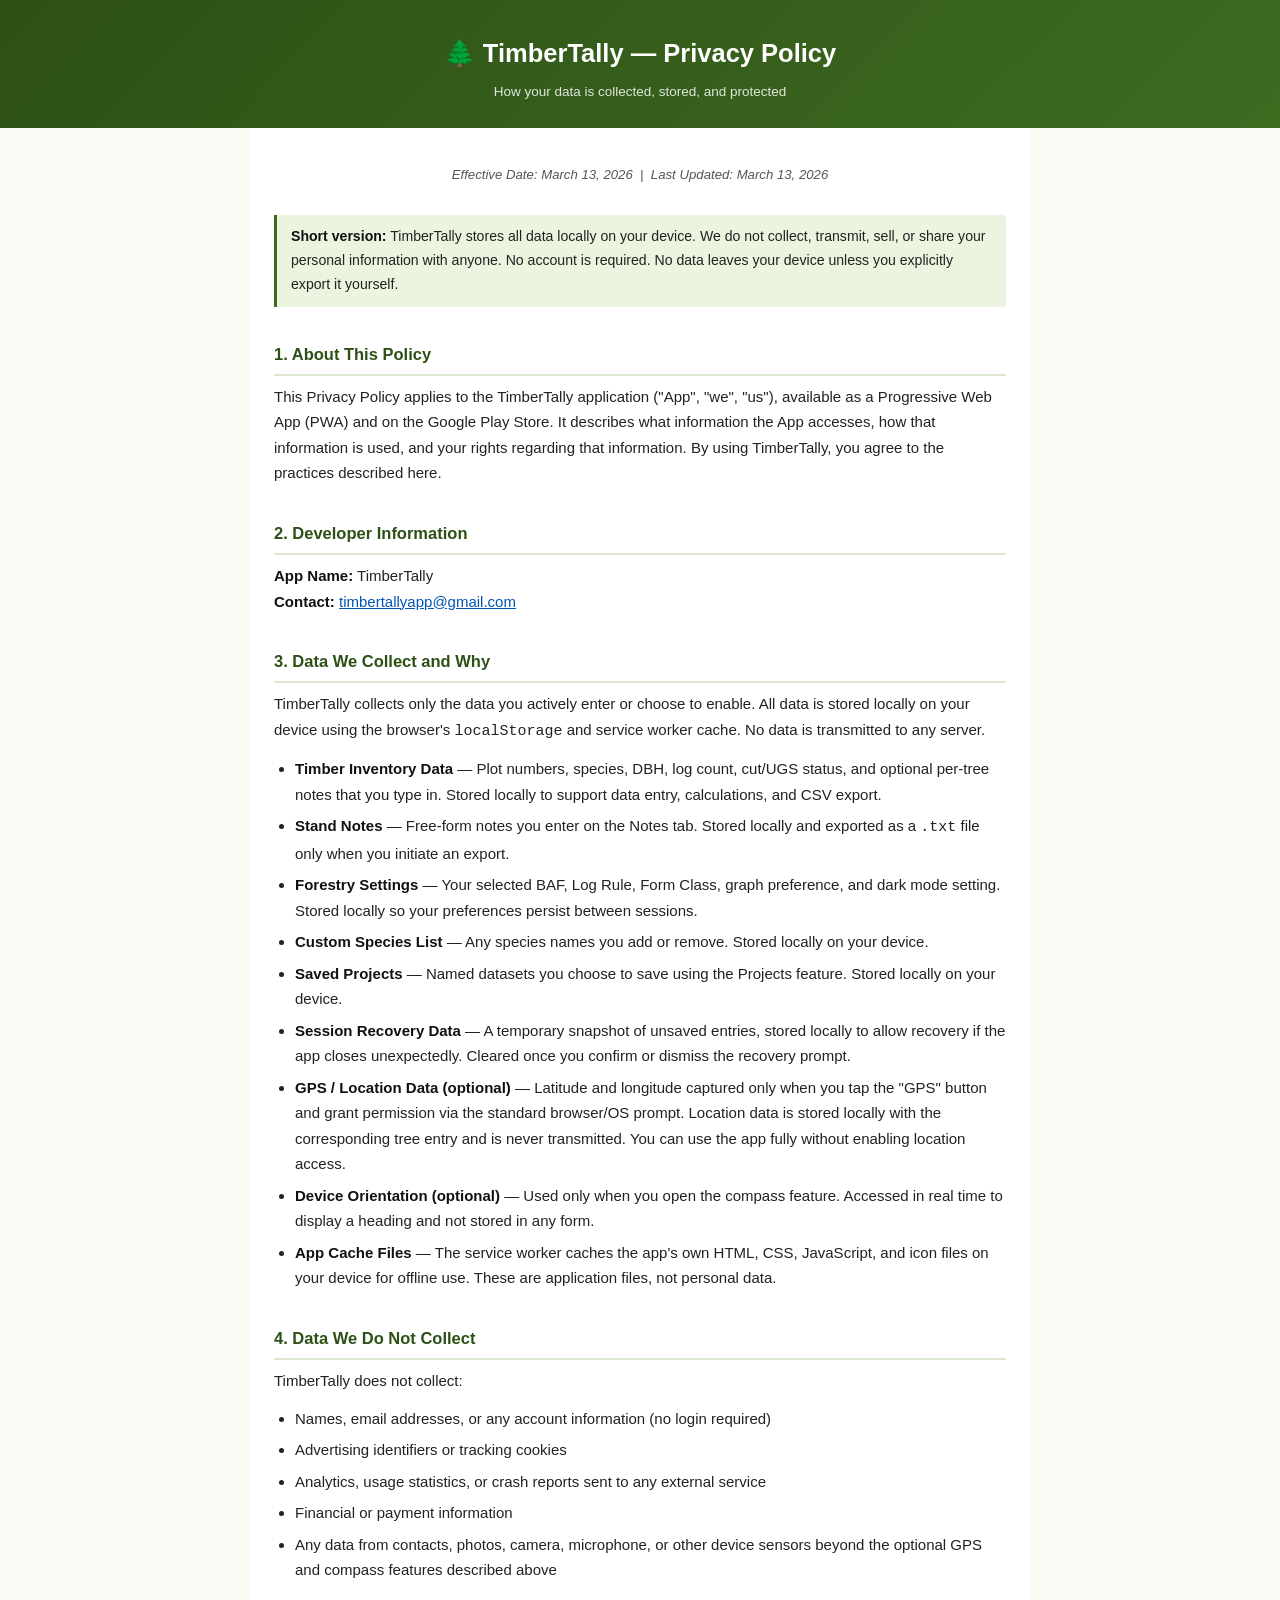
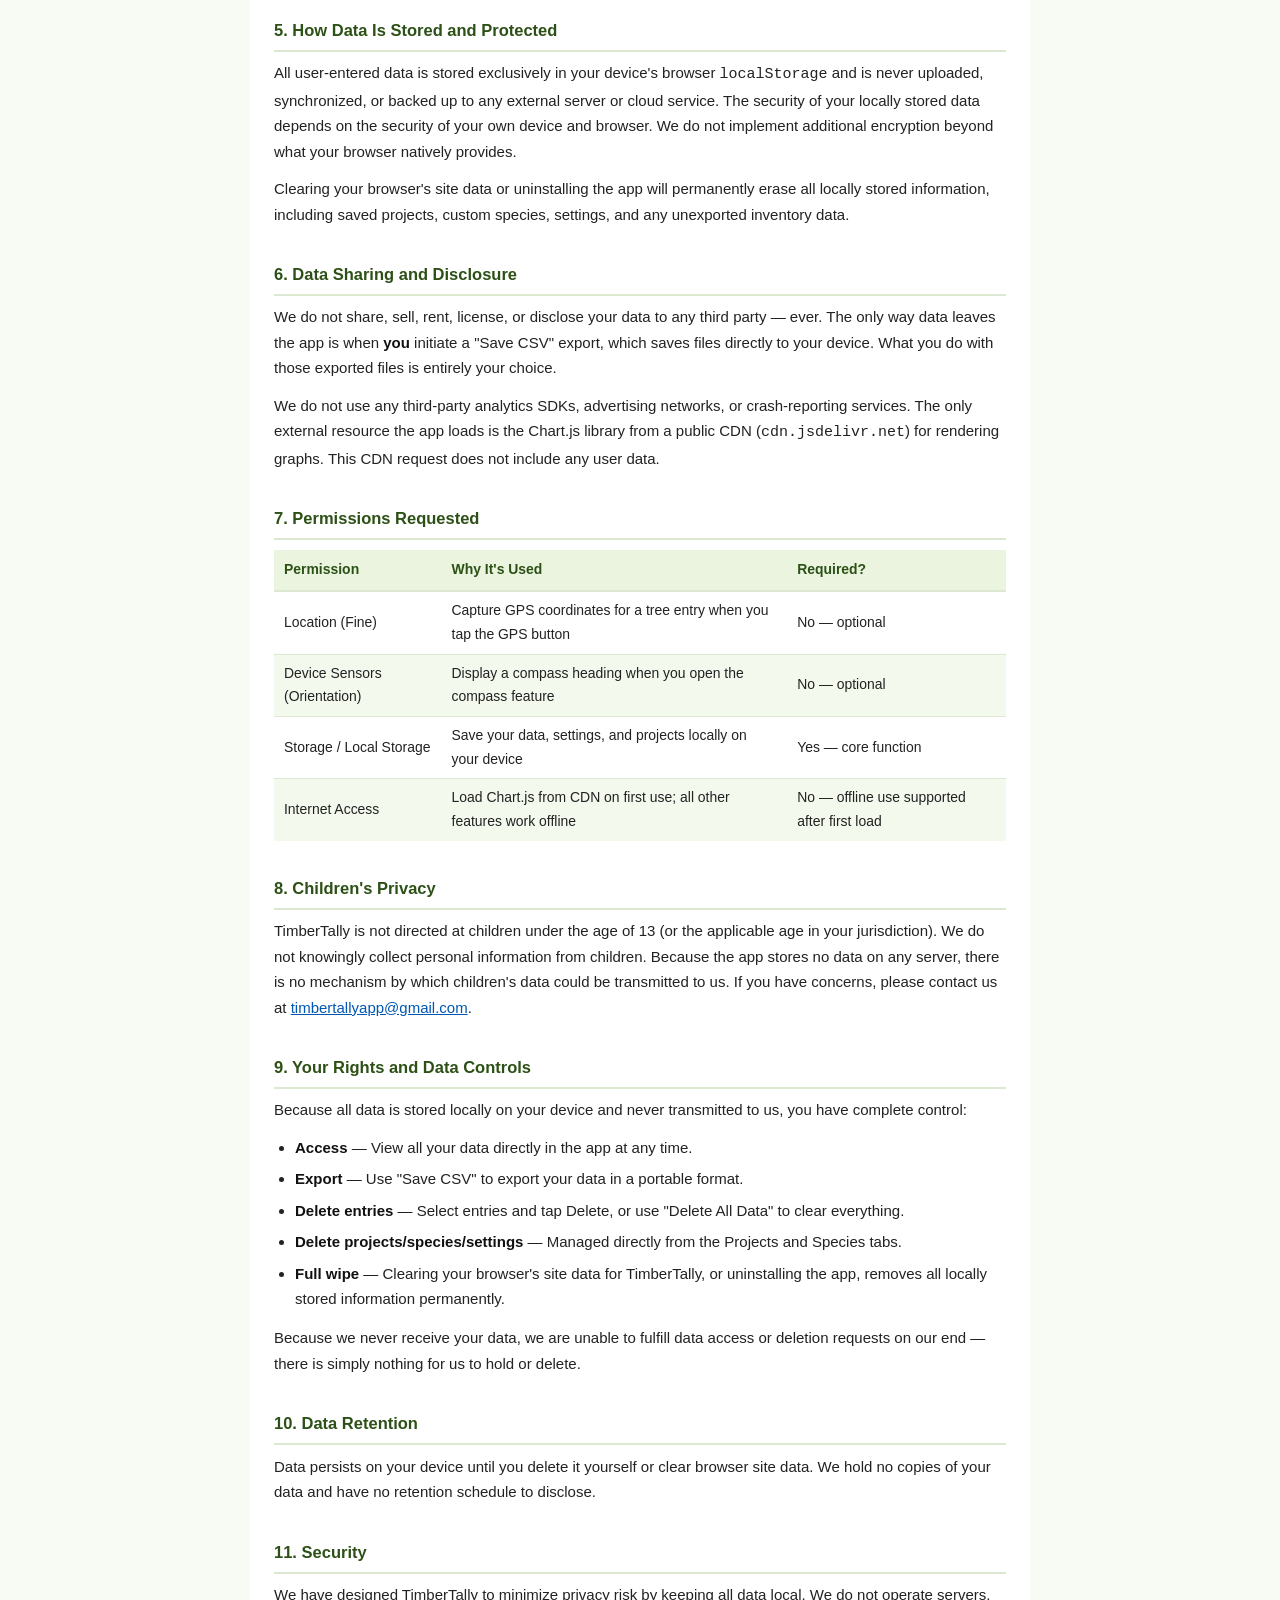
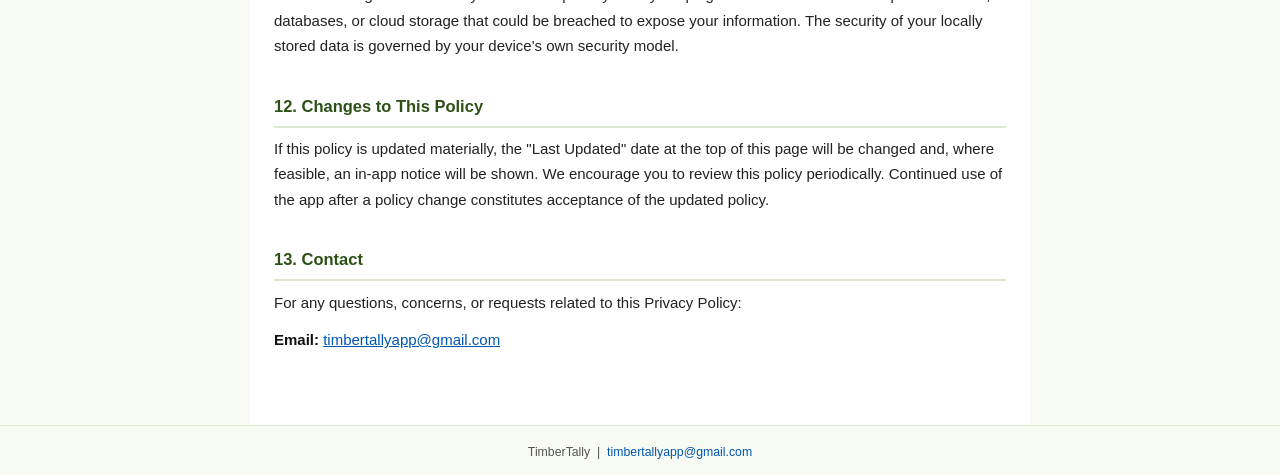
<file: privacy.html>
<!DOCTYPE html>
<html lang="en">
<head>
    <meta charset="UTF-8">
    <meta name="viewport" content="width=device-width, initial-scale=1.0">
    <title>Privacy Policy — TimberTally</title>
    <style>
        :root {
            --green-dark: #2d5016;
            --green-mid:  #3d6b20;
            --green-pale: #eaf4de;
            --blue:       #0056b3;
            --border:     #dde8d0;
            --text:       #222;
            --muted:      #555;
        }
        * { box-sizing: border-box; }
        body {
            font-family: -apple-system, BlinkMacSystemFont, 'Segoe UI', sans-serif;
            font-size: 15px;
            line-height: 1.7;
            color: var(--text);
            margin: 0;
            padding: 0;
            background: #f8fbf4;
        }
        header {
            background: linear-gradient(135deg, var(--green-dark), var(--green-mid));
            color: #fff;
            padding: 32px 24px 24px;
            text-align: center;
        }
        header h1 { margin: 0 0 6px; font-size: 1.7em; }
        header p  { margin: 0; opacity: 0.85; font-size: 0.9em; }
        main {
            max-width: 780px;
            margin: 0 auto;
            padding: 32px 24px 60px;
            background: #fff;
        }
        h2 {
            color: var(--green-dark);
            font-size: 1.1em;
            margin: 2em 0 0.5em;
            padding-bottom: 6px;
            border-bottom: 2px solid var(--border);
        }
        h2:first-child { margin-top: 0; }
        p  { margin: 0.3em 0 0.8em; }
        ul { margin: 0.3em 0 0.9em 1.4em; padding: 0; }
        li { margin-bottom: 0.4em; }
        strong { color: #111; }
        a  { color: var(--blue); }
        .effective {
            text-align: center;
            color: var(--muted);
            font-size: 0.88em;
            font-style: italic;
            margin-bottom: 28px;
        }
        .highlight {
            background: var(--green-pale);
            border-left: 3px solid var(--green-mid);
            padding: 10px 14px;
            margin: 16px 0;
            border-radius: 0 4px 4px 0;
            font-size: 0.94em;
        }
        footer {
            text-align: center;
            padding: 16px;
            font-size: 0.82em;
            color: var(--muted);
            border-top: 1px solid var(--border);
            background: #f8fbf4;
        }
        footer a { color: var(--blue); text-decoration: none; }
    </style>
</head>
<body>

<header>
    <h1>🌲 TimberTally — Privacy Policy</h1>
    <p>How your data is collected, stored, and protected</p>
</header>

<main>
    <p class="effective">Effective Date: March 13, 2026 &nbsp;|&nbsp; Last Updated: March 13, 2026</p>

    <div class="highlight">
        <strong>Short version:</strong> TimberTally stores all data locally on your device. We do not collect, transmit, sell, or share your personal information with anyone. No account is required. No data leaves your device unless you explicitly export it yourself.
    </div>

    <h2>1. About This Policy</h2>
    <p>This Privacy Policy applies to the TimberTally application ("App", "we", "us"), available as a Progressive Web App (PWA) and on the Google Play Store. It describes what information the App accesses, how that information is used, and your rights regarding that information. By using TimberTally, you agree to the practices described here.</p>

    <h2>2. Developer Information</h2>
    <p>
        <strong>App Name:</strong> TimberTally<br>
        <strong>Contact:</strong> <a href="mailto:timbertallyapp@gmail.com">timbertallyapp@gmail.com</a>
    </p>

    <h2>3. Data We Collect and Why</h2>
    <p>TimberTally collects only the data you actively enter or choose to enable. All data is stored locally on your device using the browser's <code>localStorage</code> and service worker cache. No data is transmitted to any server.</p>

    <ul>
        <li>
            <strong>Timber Inventory Data</strong> — Plot numbers, species, DBH, log count, cut/UGS status, and optional per-tree notes that you type in. Stored locally to support data entry, calculations, and CSV export.
        </li>
        <li>
            <strong>Stand Notes</strong> — Free-form notes you enter on the Notes tab. Stored locally and exported as a <code>.txt</code> file only when you initiate an export.
        </li>
        <li>
            <strong>Forestry Settings</strong> — Your selected BAF, Log Rule, Form Class, graph preference, and dark mode setting. Stored locally so your preferences persist between sessions.
        </li>
        <li>
            <strong>Custom Species List</strong> — Any species names you add or remove. Stored locally on your device.
        </li>
        <li>
            <strong>Saved Projects</strong> — Named datasets you choose to save using the Projects feature. Stored locally on your device.
        </li>
        <li>
            <strong>Session Recovery Data</strong> — A temporary snapshot of unsaved entries, stored locally to allow recovery if the app closes unexpectedly. Cleared once you confirm or dismiss the recovery prompt.
        </li>
        <li>
            <strong>GPS / Location Data (optional)</strong> — Latitude and longitude captured only when you tap the "GPS" button and grant permission via the standard browser/OS prompt. Location data is stored locally with the corresponding tree entry and is never transmitted. You can use the app fully without enabling location access.
        </li>
        <li>
            <strong>Device Orientation (optional)</strong> — Used only when you open the compass feature. Accessed in real time to display a heading and not stored in any form.
        </li>
        <li>
            <strong>App Cache Files</strong> — The service worker caches the app's own HTML, CSS, JavaScript, and icon files on your device for offline use. These are application files, not personal data.
        </li>
    </ul>

    <h2>4. Data We Do Not Collect</h2>
    <p>TimberTally does not collect:</p>
    <ul>
        <li>Names, email addresses, or any account information (no login required)</li>
        <li>Advertising identifiers or tracking cookies</li>
        <li>Analytics, usage statistics, or crash reports sent to any external service</li>
        <li>Financial or payment information</li>
        <li>Any data from contacts, photos, camera, microphone, or other device sensors beyond the optional GPS and compass features described above</li>
    </ul>

    <h2>5. How Data Is Stored and Protected</h2>
    <p>All user-entered data is stored exclusively in your device's browser <code>localStorage</code> and is never uploaded, synchronized, or backed up to any external server or cloud service. The security of your locally stored data depends on the security of your own device and browser. We do not implement additional encryption beyond what your browser natively provides.</p>

    <p>Clearing your browser's site data or uninstalling the app will permanently erase all locally stored information, including saved projects, custom species, settings, and any unexported inventory data.</p>

    <h2>6. Data Sharing and Disclosure</h2>
    <p>We do not share, sell, rent, license, or disclose your data to any third party — ever. The only way data leaves the app is when <strong>you</strong> initiate a "Save CSV" export, which saves files directly to your device. What you do with those exported files is entirely your choice.</p>
    <p>We do not use any third-party analytics SDKs, advertising networks, or crash-reporting services. The only external resource the app loads is the Chart.js library from a public CDN (<code>cdn.jsdelivr.net</code>) for rendering graphs. This CDN request does not include any user data.</p>

    <h2>7. Permissions Requested</h2>
    <table style="width:100%; border-collapse:collapse; font-size:0.93em; margin:10px 0 16px;">
        <thead>
            <tr>
                <th style="background:var(--green-pale);color:var(--green-dark);padding:8px 10px;text-align:left;border-bottom:2px solid var(--border);">Permission</th>
                <th style="background:var(--green-pale);color:var(--green-dark);padding:8px 10px;text-align:left;border-bottom:2px solid var(--border);">Why It's Used</th>
                <th style="background:var(--green-pale);color:var(--green-dark);padding:8px 10px;text-align:left;border-bottom:2px solid var(--border);">Required?</th>
            </tr>
        </thead>
        <tbody>
            <tr>
                <td style="padding:7px 10px;border-bottom:1px solid var(--border);">Location (Fine)</td>
                <td style="padding:7px 10px;border-bottom:1px solid var(--border);">Capture GPS coordinates for a tree entry when you tap the GPS button</td>
                <td style="padding:7px 10px;border-bottom:1px solid var(--border);">No — optional</td>
            </tr>
            <tr style="background:#f4f9ee;">
                <td style="padding:7px 10px;border-bottom:1px solid var(--border);">Device Sensors (Orientation)</td>
                <td style="padding:7px 10px;border-bottom:1px solid var(--border);">Display a compass heading when you open the compass feature</td>
                <td style="padding:7px 10px;border-bottom:1px solid var(--border);">No — optional</td>
            </tr>
            <tr>
                <td style="padding:7px 10px;border-bottom:1px solid var(--border);">Storage / Local Storage</td>
                <td style="padding:7px 10px;border-bottom:1px solid var(--border);">Save your data, settings, and projects locally on your device</td>
                <td style="padding:7px 10px;border-bottom:1px solid var(--border);">Yes — core function</td>
            </tr>
            <tr style="background:#f4f9ee;">
                <td style="padding:7px 10px;">Internet Access</td>
                <td style="padding:7px 10px;">Load Chart.js from CDN on first use; all other features work offline</td>
                <td style="padding:7px 10px;">No — offline use supported after first load</td>
            </tr>
        </tbody>
    </table>

    <h2>8. Children's Privacy</h2>
    <p>TimberTally is not directed at children under the age of 13 (or the applicable age in your jurisdiction). We do not knowingly collect personal information from children. Because the app stores no data on any server, there is no mechanism by which children's data could be transmitted to us. If you have concerns, please contact us at <a href="mailto:timbertallyapp@gmail.com">timbertallyapp@gmail.com</a>.</p>

    <h2>9. Your Rights and Data Controls</h2>
    <p>Because all data is stored locally on your device and never transmitted to us, you have complete control:</p>
    <ul>
        <li><strong>Access</strong> — View all your data directly in the app at any time.</li>
        <li><strong>Export</strong> — Use "Save CSV" to export your data in a portable format.</li>
        <li><strong>Delete entries</strong> — Select entries and tap Delete, or use "Delete All Data" to clear everything.</li>
        <li><strong>Delete projects/species/settings</strong> — Managed directly from the Projects and Species tabs.</li>
        <li><strong>Full wipe</strong> — Clearing your browser's site data for TimberTally, or uninstalling the app, removes all locally stored information permanently.</li>
    </ul>
    <p>Because we never receive your data, we are unable to fulfill data access or deletion requests on our end — there is simply nothing for us to hold or delete.</p>

    <h2>10. Data Retention</h2>
    <p>Data persists on your device until you delete it yourself or clear browser site data. We hold no copies of your data and have no retention schedule to disclose.</p>

    <h2>11. Security</h2>
    <p>We have designed TimberTally to minimize privacy risk by keeping all data local. We do not operate servers, databases, or cloud storage that could be breached to expose your information. The security of your locally stored data is governed by your device's own security model.</p>

    <h2>12. Changes to This Policy</h2>
    <p>If this policy is updated materially, the "Last Updated" date at the top of this page will be changed and, where feasible, an in-app notice will be shown. We encourage you to review this policy periodically. Continued use of the app after a policy change constitutes acceptance of the updated policy.</p>

    <h2>13. Contact</h2>
    <p>For any questions, concerns, or requests related to this Privacy Policy:</p>
    <p>
        <strong>Email:</strong> <a href="mailto:timbertallyapp@gmail.com">timbertallyapp@gmail.com</a>
    </p>
</main>

<footer>
    TimberTally &nbsp;|&nbsp; <a href="mailto:timbertallyapp@gmail.com">timbertallyapp@gmail.com</a>
</footer>

</body>
</html>
</file>
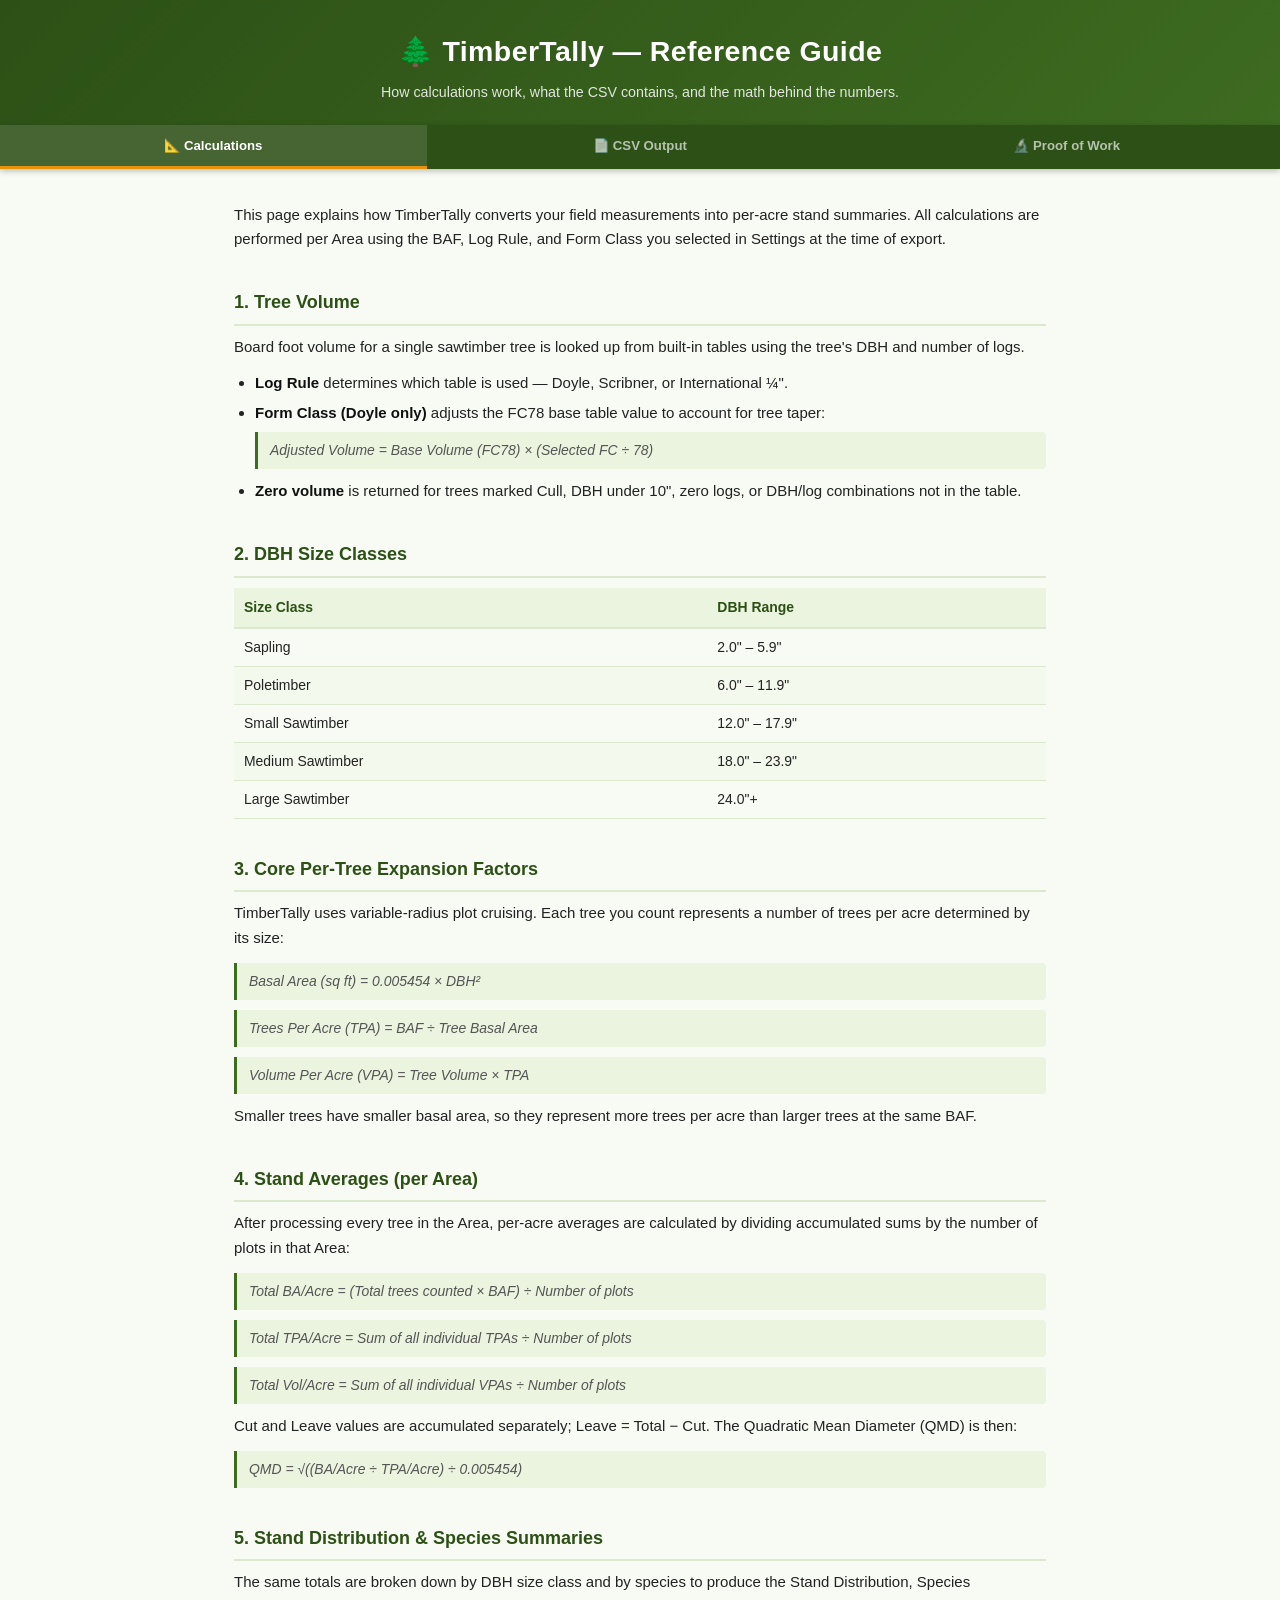
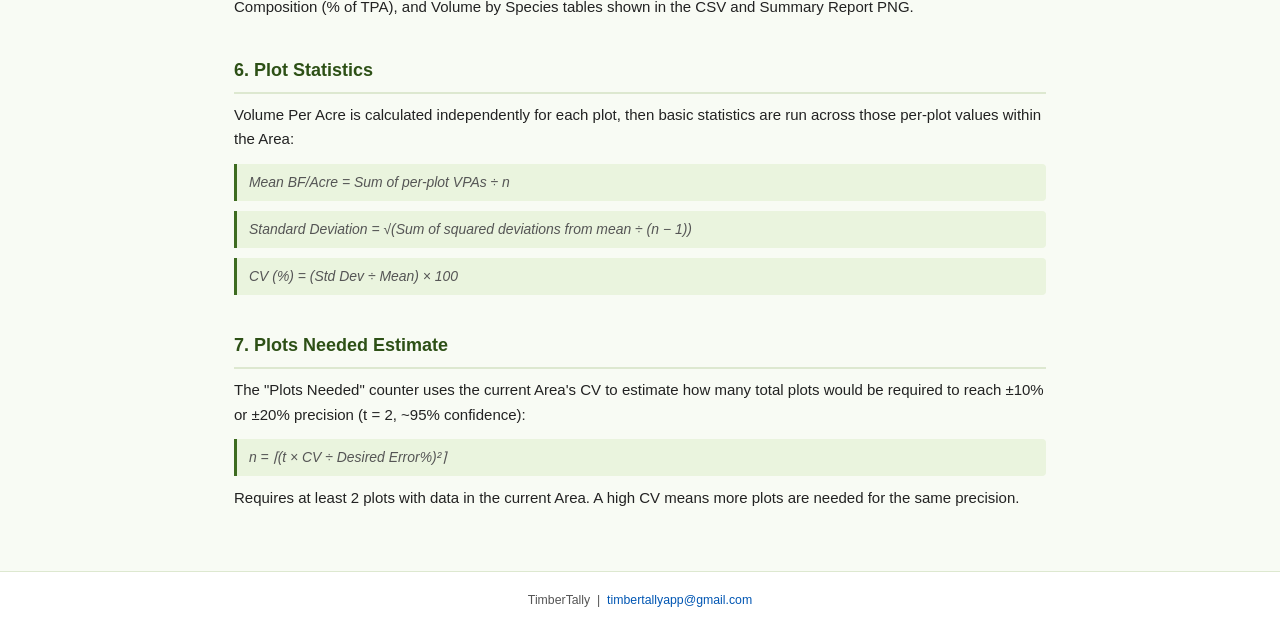
<file: timbertally_reference.html>
<!DOCTYPE html>
<html lang="en">
<head>
    <meta charset="UTF-8">
    <meta name="viewport" content="width=device-width, initial-scale=1.0">
    <title>TimberTally — Reference Guide</title>
    <style>
        :root {
            --green-dark: #2d5016;
            --green-mid:  #3d6b20;
            --green-pale: #eaf4de;
            --blue:       #0056b3;
            --teal:       #17a2b8;
            --border:     #dde8d0;
            --text:       #222;
            --muted:      #555;
        }
        * { box-sizing: border-box; }
        body {
            font-family: -apple-system, BlinkMacSystemFont, 'Segoe UI', sans-serif;
            font-size: 15px;
            line-height: 1.65;
            color: var(--text);
            margin: 0;
            padding: 0;
            background: #f8fbf4;
        }

        /* ---- Header ---- */
        .site-header {
            background: linear-gradient(135deg, var(--green-dark), var(--green-mid));
            color: #fff;
            padding: 28px 32px 20px;
            text-align: center;
        }
        .site-header h1 { margin: 0 0 6px; font-size: 1.9em; letter-spacing: 0.4px; }
        .site-header p  { margin: 0; opacity: 0.85; font-size: 0.95em; }

        /* ---- Tab bar ---- */
        .tab-bar {
            display: flex;
            background: var(--green-dark);
            overflow-x: auto;
            scrollbar-width: none;
            position: sticky;
            top: 0;
            z-index: 10;
            box-shadow: 0 2px 6px rgba(0,0,0,0.25);
        }
        .tab-bar::-webkit-scrollbar { display: none; }
        .tab-btn {
            flex: 1;
            min-width: 120px;
            padding: 13px 10px;
            background: none;
            border: none;
            border-bottom: 3px solid transparent;
            color: rgba(255,255,255,0.65);
            font-size: 0.88em;
            font-weight: 600;
            cursor: pointer;
            white-space: nowrap;
            transition: color 0.2s, border-color 0.2s, background 0.2s;
        }
        .tab-btn:hover  { color: #fff; background: rgba(255,255,255,0.08); }
        .tab-btn.active { color: #fff; border-bottom-color: #e8920a; background: rgba(255,255,255,0.12); }

        /* ---- Page sections ---- */
        .page { display: none; max-width: 860px; margin: 0 auto; padding: 28px 24px 48px; }
        .page.active { display: block; }

        /* ---- Typography ---- */
        h2 {
            color: var(--green-dark);
            font-size: 1.2em;
            margin: 2em 0 0.5em;
            padding-bottom: 6px;
            border-bottom: 2px solid var(--border);
        }
        h2:first-child { margin-top: 0; }
        h3 { color: var(--teal); font-size: 1em; margin: 1.4em 0 0.3em; }
        p  { margin: 0.4em 0 0.8em; }
        ul, ol { margin: 0.3em 0 0.8em 1.4em; padding: 0; }
        li { margin-bottom: 0.35em; }
        strong { color: #111; }

        code {
            background: #e9ecef;
            padding: 1px 5px;
            border-radius: 3px;
            font-family: 'Courier New', monospace;
            font-size: 0.92em;
            color: #333;
        }

        /* ---- Formula blocks ---- */
        .formula {
            display: block;
            background: var(--green-pale);
            border-left: 3px solid var(--green-mid);
            padding: 7px 12px;
            margin: 6px 0 10px 0;
            font-style: italic;
            color: var(--muted);
            font-size: 0.93em;
            border-radius: 0 4px 4px 0;
        }

        /* ---- Info callouts ---- */
        .note {
            background: #fff8e1;
            border-left: 3px solid #f0a830;
            padding: 10px 14px;
            margin: 12px 0;
            border-radius: 0 4px 4px 0;
            font-size: 0.93em;
            color: #4a3800;
        }

        /* ---- DBH class table ---- */
        table {
            width: 100%;
            border-collapse: collapse;
            margin: 10px 0 16px;
            font-size: 0.93em;
        }
        th {
            background: var(--green-pale);
            color: var(--green-dark);
            font-weight: 700;
            padding: 8px 10px;
            text-align: left;
            border-bottom: 2px solid var(--border);
        }
        td {
            padding: 7px 10px;
            border-bottom: 1px solid var(--border);
        }
        tr:nth-child(even) td { background: #f4f9ee; }

        /* ---- CSV section chips ---- */
        .section-chip {
            display: inline-block;
            background: var(--green-mid);
            color: #fff;
            font-size: 0.78em;
            font-weight: 700;
            padding: 2px 9px;
            border-radius: 99px;
            margin-right: 6px;
            vertical-align: middle;
        }

        /* ---- Footer ---- */
        .site-footer {
            text-align: center;
            padding: 18px;
            font-size: 0.82em;
            color: var(--muted);
            border-top: 1px solid var(--border);
            background: #fff;
        }
        .site-footer a { color: var(--blue); text-decoration: none; }
    </style>
</head>
<body>

<header class="site-header">
    <h1>🌲 TimberTally — Reference Guide</h1>
    <p>How calculations work, what the CSV contains, and the math behind the numbers.</p>
</header>

<nav class="tab-bar">
    <button class="tab-btn active" onclick="showPage('calc', this)">📐 Calculations</button>
    <button class="tab-btn"        onclick="showPage('csv',  this)">📄 CSV Output</button>
    <button class="tab-btn"        onclick="showPage('proof',this)">🔬 Proof of Work</button>
</nav>

<!-- ================================================================
     PAGE 1: CALCULATIONS
================================================================ -->
<section class="page active" id="calc">

    <p>This page explains how TimberTally converts your field measurements into per-acre stand summaries. All calculations are performed per Area using the BAF, Log Rule, and Form Class you selected in Settings at the time of export.</p>

    <h2>1. Tree Volume</h2>
    <p>Board foot volume for a single sawtimber tree is looked up from built-in tables using the tree's DBH and number of logs.</p>
    <ul>
        <li><strong>Log Rule</strong> determines which table is used — Doyle, Scribner, or International ¼".</li>
        <li><strong>Form Class (Doyle only)</strong> adjusts the FC78 base table value to account for tree taper:
            <span class="formula">Adjusted Volume = Base Volume (FC78) × (Selected FC ÷ 78)</span>
        </li>
        <li><strong>Zero volume</strong> is returned for trees marked Cull, DBH under 10", zero logs, or DBH/log combinations not in the table.</li>
    </ul>

    <h2>2. DBH Size Classes</h2>
    <table>
        <thead><tr><th>Size Class</th><th>DBH Range</th></tr></thead>
        <tbody>
            <tr><td>Sapling</td><td>2.0" – 5.9"</td></tr>
            <tr><td>Poletimber</td><td>6.0" – 11.9"</td></tr>
            <tr><td>Small Sawtimber</td><td>12.0" – 17.9"</td></tr>
            <tr><td>Medium Sawtimber</td><td>18.0" – 23.9"</td></tr>
            <tr><td>Large Sawtimber</td><td>24.0"+</td></tr>
        </tbody>
    </table>

    <h2>3. Core Per-Tree Expansion Factors</h2>
    <p>TimberTally uses variable-radius plot cruising. Each tree you count represents a number of trees per acre determined by its size:</p>
    <span class="formula">Basal Area (sq ft) = 0.005454 × DBH²</span>
    <span class="formula">Trees Per Acre (TPA) = BAF ÷ Tree Basal Area</span>
    <span class="formula">Volume Per Acre (VPA) = Tree Volume × TPA</span>
    <p>Smaller trees have smaller basal area, so they represent more trees per acre than larger trees at the same BAF.</p>

    <h2>4. Stand Averages (per Area)</h2>
    <p>After processing every tree in the Area, per-acre averages are calculated by dividing accumulated sums by the number of plots in that Area:</p>
    <span class="formula">Total BA/Acre = (Total trees counted × BAF) ÷ Number of plots</span>
    <span class="formula">Total TPA/Acre = Sum of all individual TPAs ÷ Number of plots</span>
    <span class="formula">Total Vol/Acre = Sum of all individual VPAs ÷ Number of plots</span>
    <p>Cut and Leave values are accumulated separately; Leave = Total − Cut. The Quadratic Mean Diameter (QMD) is then:</p>
    <span class="formula">QMD = √((BA/Acre ÷ TPA/Acre) ÷ 0.005454)</span>

    <h2>5. Stand Distribution & Species Summaries</h2>
    <p>The same totals are broken down by DBH size class and by species to produce the Stand Distribution, Species Composition (% of TPA), and Volume by Species tables shown in the CSV and Summary Report PNG.</p>

    <h2>6. Plot Statistics</h2>
    <p>Volume Per Acre is calculated independently for each plot, then basic statistics are run across those per-plot values within the Area:</p>
    <span class="formula">Mean BF/Acre = Sum of per-plot VPAs ÷ n</span>
    <span class="formula">Standard Deviation = √(Sum of squared deviations from mean ÷ (n − 1))</span>
    <span class="formula">CV (%) = (Std Dev ÷ Mean) × 100</span>

    <h2>7. Plots Needed Estimate</h2>
    <p>The "Plots Needed" counter uses the current Area's CV to estimate how many total plots would be required to reach ±10% or ±20% precision (t = 2, ~95% confidence):</p>
    <span class="formula">n = ⌈(t × CV ÷ Desired Error%)²⌉</span>
    <p>Requires at least 2 plots with data in the current Area. A high CV means more plots are needed for the same precision.</p>

</section>

<!-- ================================================================
     PAGE 2: CSV OUTPUT
================================================================ -->
<section class="page" id="csv">

    <p>Each export generates one CSV file per Area Letter, named <code>ProjectName_AreaX_Rule_BAF_Timestamp.csv</code>. All calculations in a given file use only data from that Area and the settings active at export time. If stand notes exist, a separate <code>_StandNotes.txt</code> is also downloaded.</p>

    <div class="note">If you collected data across multiple Areas (e.g., A and B), you will receive a separate CSV for each one.</div>

    <h2><span class="section-chip">1</span> Raw Data</h2>
    <p>Every tree entry for this Area, one row each. Columns: <code>PlotNumber</code>, <code>Area</code>, <code>DBH</code>, <code>Species</code>, <code>Logs</code>, <code>Cut</code>, <code>UGS</code>, <code>Notes</code>, <code>Latitude</code>, <code>Longitude</code>. These are your direct inputs — not calculated values.</p>

    <h2><span class="section-chip">2</span> Tally Data</h2>
    <p>A count of how many times each unique combination of Species, DBH, Logs, and Cut Status appeared in this Area's data. Useful for quickly scanning what was measured.</p>

    <h2><span class="section-chip">3</span> Per-Plot Volume & Statistics</h2>
    <p>Volume Per Acre is shown for each individual plot, followed by summary statistics across all plots in this Area:</p>
    <ul>
        <li><strong>Mean BF/Acre</strong> — average plot volume per acre.</li>
        <li><strong>Std Dev</strong> — spread of individual plot volumes around the mean.</li>
        <li><strong>CV (%)</strong> — relative variability; used to estimate plots needed.</li>
    </ul>
    <p>Requires at least 2 plots to compute statistics.</p>

    <h2><span class="section-chip">4</span> Forestry Report Data</h2>

    <h3>4.1 Overall Summary</h3>
    <p>Key stand metrics for the Area: Total/Cut/Leave values for Vol/Acre, TPA, and BA/Acre; Avg DBH (QMD); and number of plots.</p>

    <h3>4.2 Stand Distribution</h3>
    <p>Rows for each DBH size class (Saplings through Large Sawtimber, plus TOTALS). Columns show % of total stems, BA/Acre (total/cut/leave), % of total BA, Vol/Acre, % of total volume, TPA cut and leave.</p>

    <h3>4.3 Species Composition</h3>
    <p>Per-species breakdown of % total stems, and what portion of that species' stems fall into Sawtimber, Poletimber, and Sapling size classes (as % of total stand TPA).</p>

    <h3>4.4 Volume by Species</h3>
    <p>Per-species board foot volume per acre broken into Small (12–17.9"), Medium (18–23.9"), and Large (24"+) sawtimber, plus total Vol/Acre and % of stand total.</p>

</section>

<!-- ================================================================
     PAGE 3: PROOF OF WORK
================================================================ -->
<section class="page" id="proof">

    <p>This page documents the exact functions and formulas used in <code>forestry-calc.js</code> for independent verification.</p>

    <h2>Constants</h2>
    <ul>
        <li><code>BA_CONST = 0.005454</code> — converts DBH in inches to basal area in square feet.</li>
        <li>t-value = <code>2</code> (used in plots-needed formula; approximates 95% confidence).</li>
        <li>Volume tables are Form Class 78 base tables. Doyle adjustments scale linearly by FC ratio.</li>
    </ul>

    <h2>getTreeVolume(dbhStr, logsStr, logRule, formClass)</h2>
    <ol>
        <li>Parse <code>dbhStr</code> to integer. Return 0 if DBH &lt; 10 or invalid.</li>
        <li>Return 0 if <code>logsStr</code> = "Cull", logs ≤ 0, or invalid.</li>
        <li>Round logs down to nearest 0.5 to get the table lookup key.</li>
        <li>Look up base volume in the selected rule's FC78 table.</li>
        <li>If Doyle and FC ≠ 78: <code>adjusted = round(baseVol × (FC ÷ 78))</code>. Scribner and International use base volume directly.</li>
        <li>Return volume ≥ 0.</li>
    </ol>

    <h2>getDbhClass(dbh)</h2>
    <p>Simple range check: &lt;2 or invalid → "Other/Invalid"; 2–5.9 → Sapling; 6–11.9 → Poletimber; 12–17.9 → Small Sawtimber; 18–23.9 → Medium Sawtimber; ≥24 → Large Sawtimber.</p>

    <h2>generateTallyData(dataSubset)</h2>
    <p>Iterates entries and increments a nested counter: <code>tally[Species][DBH][Logs][CutStatus]++</code>. Returns the nested object.</p>

    <h2>calculateForestryReport(dataSubset, baf, logRule, formClass)</h2>
    <ol>
        <li>Count unique plot numbers → <code>numPlots</code>. Return empty report if 0.</li>
        <li>For each tree: compute BA, TPA (<code>baf ÷ BA</code>), volume, VPA (<code>vol × TPA</code>). Accumulate into total and cut sums, and into per-species and per-DBH-class buckets.</li>
        <li>Divide all sums by <code>numPlots</code> to get per-acre averages. BA/Acre = <code>(totalTreeCount × BAF) ÷ numPlots</code>. Leave = Total − Cut.</li>
        <li>QMD = <code>√((BA/Acre ÷ TPA/Acre) ÷ BA_CONST)</code>.</li>
        <li>Build <code>standDistribution</code> — per DBH class: BA/Acre (T/C/L), TPA/Acre (T/C/L), Vol/Acre, % stems, % BA, % volume. Add TOTALS row.</li>
        <li>Build <code>speciesSummary1</code> — per species: % total stems; % of stand TPA in Sap/Pole/Saw classes.</li>
        <li>Build <code>speciesSummary2</code> — per species: Vol/Acre for S/M/L sawtimber, total Vol/Acre, % total volume.</li>
    </ol>
    <p>Returns: <code>{ summary, standDistribution, speciesSummary1, speciesSummary2 }</code>.</p>

    <h2>calculatePlotStats(dataSubset, baf, logRule, formClass)</h2>
    <ol>
        <li>Group entries by plot number.</li>
        <li>For each plot, sum VPA of all its trees → <code>plotVolumes[]</code>.</li>
        <li>Mean = <code>sum ÷ n</code>.</li>
        <li>Variance = <code>sum of (v − mean)² ÷ (n − 1)</code>. Requires n ≥ 2.</li>
        <li>Std Dev = <code>√variance</code>. CV = <code>(stdDev ÷ mean) × 100</code>.</li>
    </ol>
    <p>Returns: <code>{ meanV, stdDevV, cvV, numValidPlots, plotVolumes }</code> or null if no valid plots.</p>

    <h2>calculateStandStocking(collectedData, baf)</h2>
    <p>For each Area: counts plots, sums TPA and BA contributions split by Cut/Leave. Divides by plot count to get TPA/Acre and BA/Acre (Total, Cut, Leave). Also computes QMD for each. Returns array of area stat objects used by the Gingrich stocking chart (TPA on X-axis, BA/Acre on Y-axis).</p>

    <h2>calculateAndDisplayNeededPlots (inline in script.js)</h2>
    <span class="formula">n = ⌈(2 × CV ÷ E)²⌉ where E = 10 (±10%) or 20 (±20%)</span>
    <p>Filters data to current Area only. Requires numPlots ≥ 2 and CV &gt; 0.</p>

    <h2>generateAndDownloadCsv (script.js)</h2>
    <ol>
        <li>Group all data by Area Letter.</li>
        <li>For each Area: run <code>calculateForestryReport</code>, <code>generateTallyData</code>, <code>calculatePlotStats</code>.</li>
        <li>Assemble raw data rows, tally rows, plot stats rows, and formatted report sections into one CSV string.</li>
        <li>Trigger download as <code>ProjectName_AreaX_Rule_BAF_Timestamp.csv</code>.</li>
        <li>If Export Graphs = Yes: render BA Dist, TPA Dist, Vol by Species, Sawtimber Vol, Gingrich Stocking, and Summary Report PNG; trigger each as a download. Summary Report PNG is drawn at 3× scale (4200×2700 px) via the Canvas 2D API.</li>
        <li>If stand notes exist, download as a <code>.txt</code> file.</li>
    </ol>

</section>

<footer class="site-footer">
    TimberTally &nbsp;|&nbsp; <a href="mailto:timbertallyapp@gmail.com">timbertallyapp@gmail.com</a>
</footer>

<script>
    function showPage(id, btn) {
        document.querySelectorAll('.page').forEach(p => p.classList.remove('active'));
        document.querySelectorAll('.tab-btn').forEach(b => b.classList.remove('active'));
        document.getElementById(id).classList.add('active');
        btn.classList.add('active');
    }
</script>

</body>
</html>
</file>
